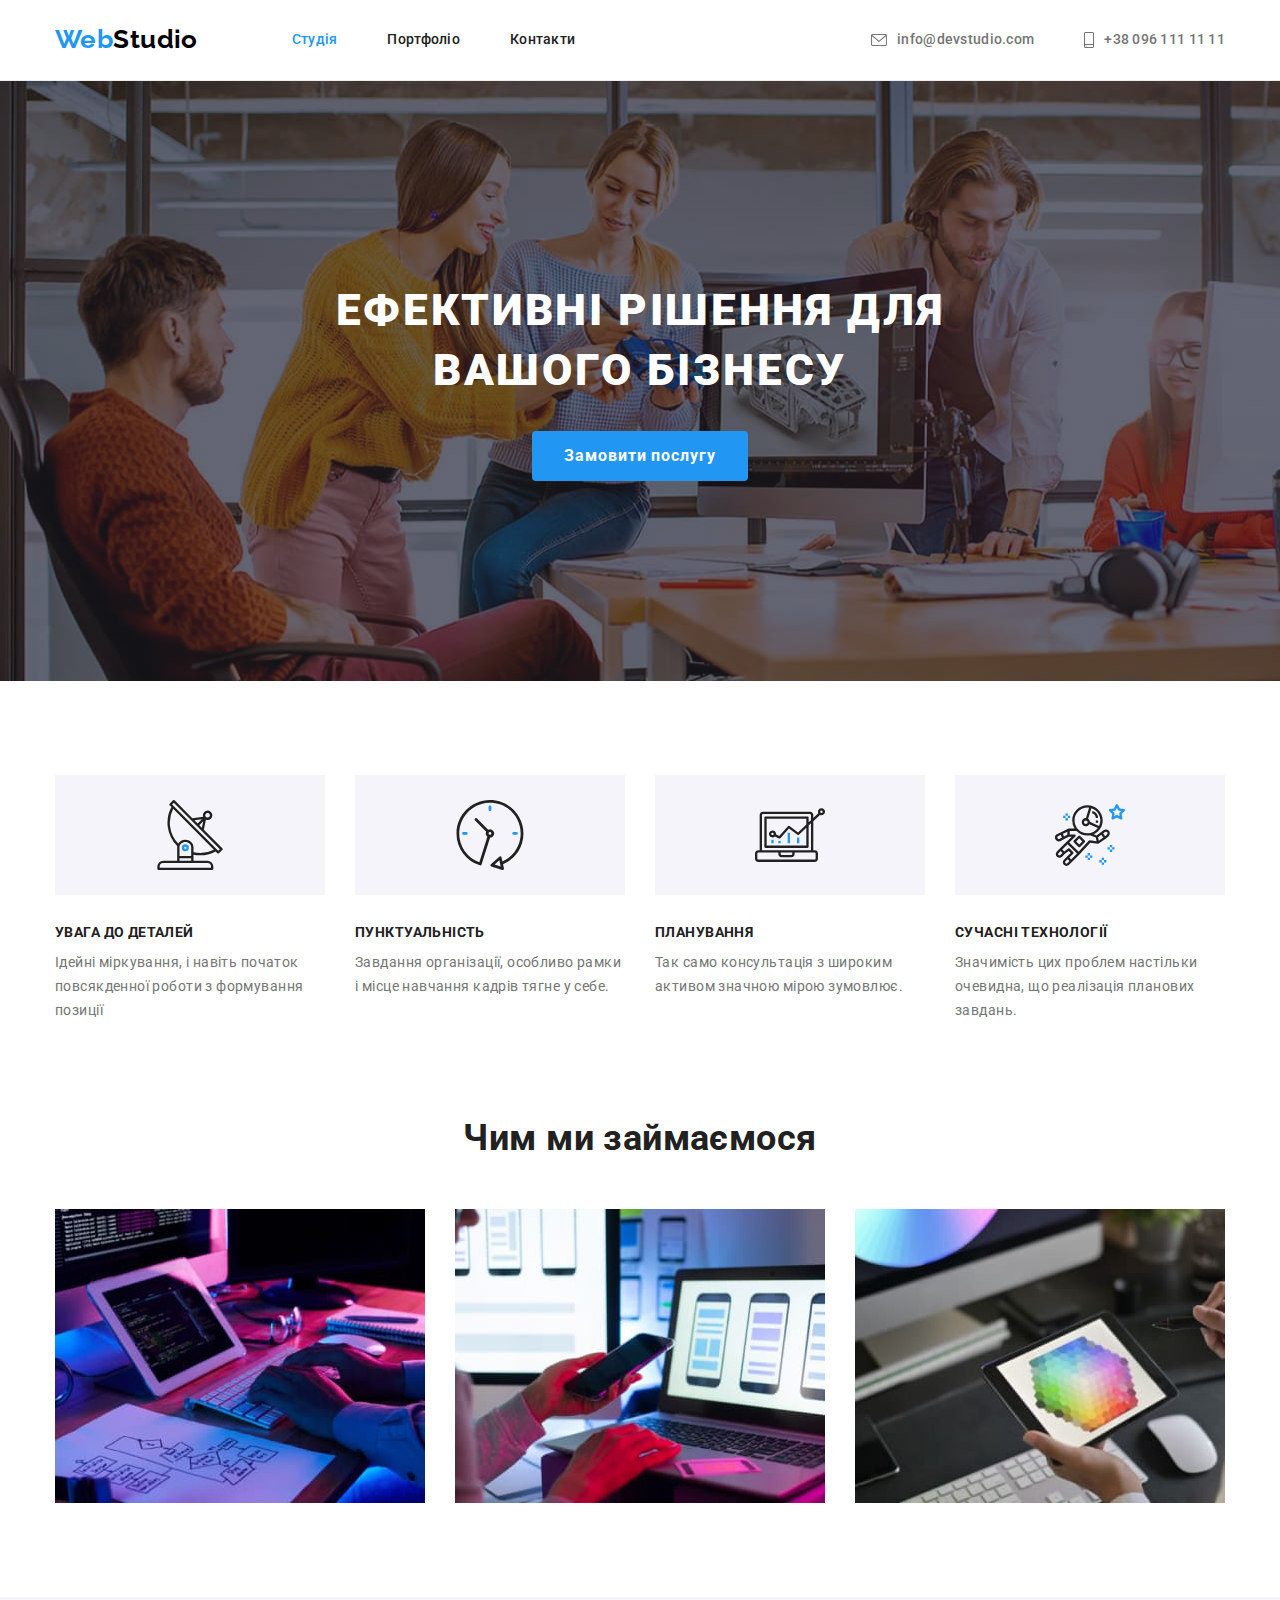
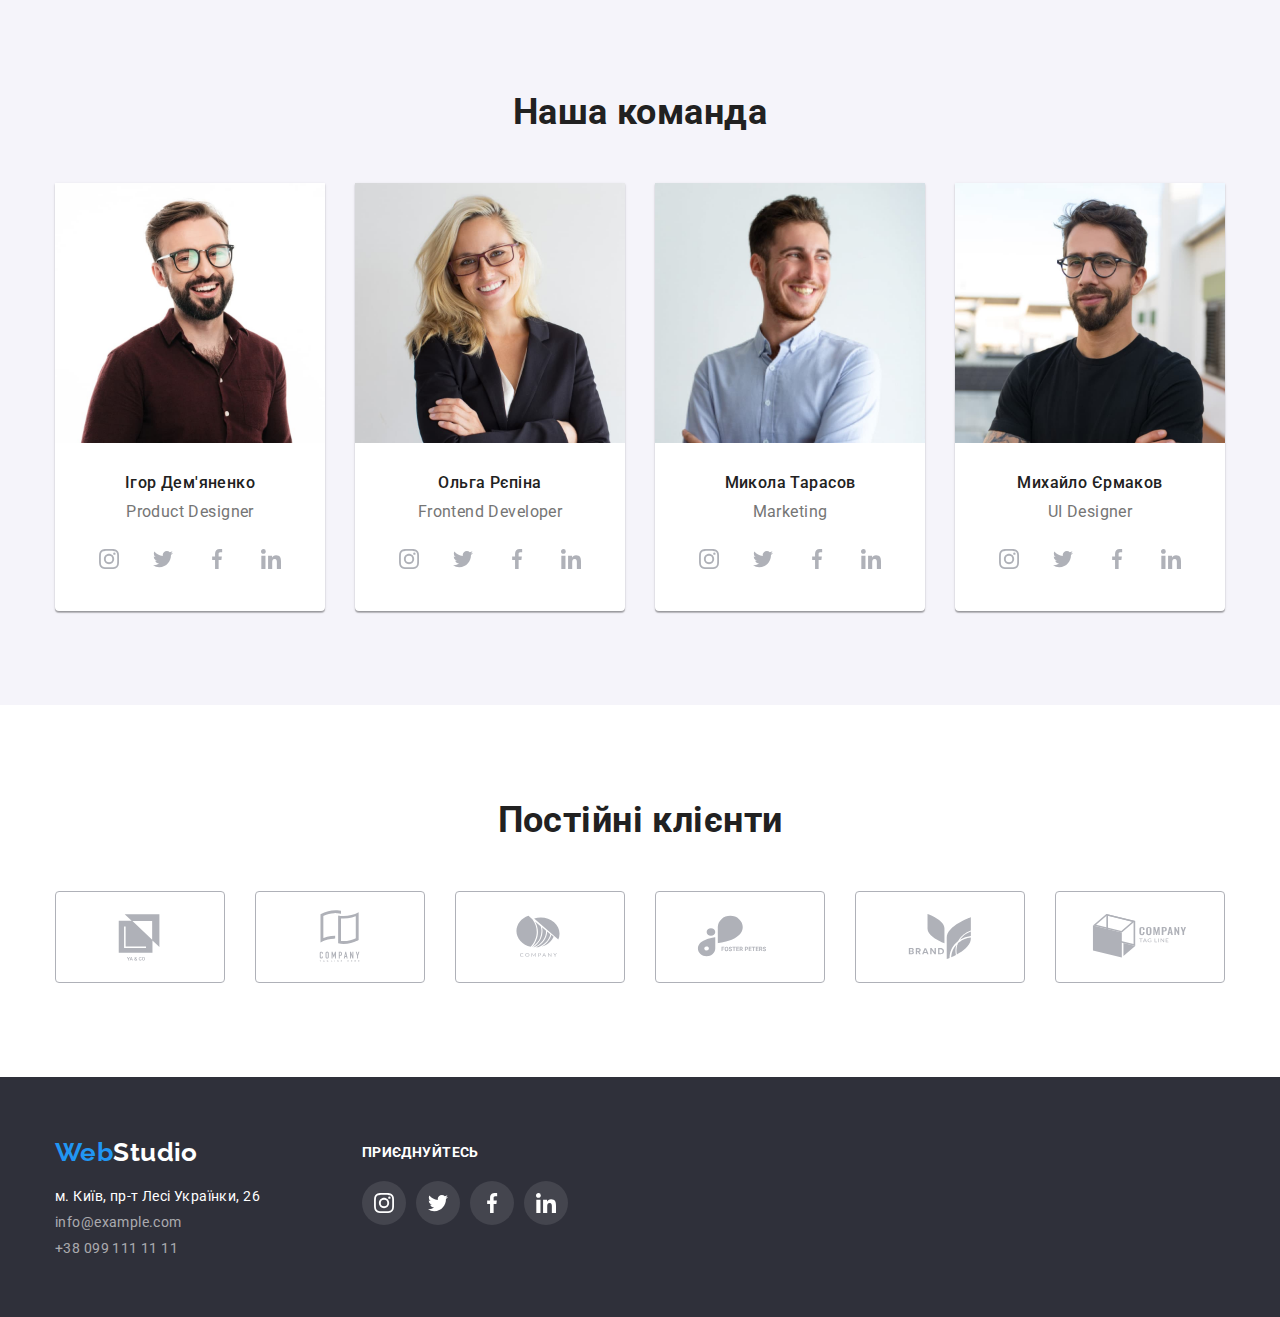
<file: index.html>
<!DOCTYPE html>
<html lang="uk">
<head>
    <meta charset="UTF-8">
    <meta http-equiv="X-UA-Compatible" content="IE=edge">
    <meta name="viewport" content="width=device-width, initial-scale=1.0">
    <title>Веб студія</title>
    <link rel="preconnect" href="https://fonts.googleapis.com">
    <link rel="preconnect" href="https://fonts.gstatic.com" crossorigin>
    <link href="https://fonts.googleapis.com/css2?family=Raleway:wght@700&family=Roboto:wght@400;500;700;900&display=swap" rel="stylesheet">
    <link rel="stylesheet" href="https://cdnjs.cloudflare.com/ajax/libs/modern-normalize/1.1.0/modern-normalize.min.css">
    <link rel="stylesheet" href="./css/style.css">
</head>
<body>
    <header class="header-page">
        <div class="container flex-cont">
            <nav class="flex-cont">
                <a class="link logo" href="./index.html"><span class="logo-blue">Web</span><span class="logo-black">Studio</span></a>
                <ul class="list flex-cont">
                    <li class="nav-list"><a class="link nav  current" href="./index.html">Студія</a></li>
                    <li class="nav-list"><a class="link nav " href="./portfolio.html">Портфоліо</a></li>
                    <li class="nav-list"><a class="link nav " href="#">Контакти</a></li>
                </ul>            
            </nav>
            <ul class="list flex-cont header-address">
                <li class="nav-list">
                    <a class="link address flex-cont" href="mailto:info@devstudio.com">
                        <svg class="icon-address" width="16" height="12">
                            <use href="./images/icons.svg#icon-envelope"></use>
                        </svg>
                        info@devstudio.com
                    </a>
                </li>
                <li class="nav-list">
                    <a class="link address flex-cont" href="tel:+380961111111">
                        <svg class="icon-address" width="10" height="16">
                            <use href="./images/icons.svg#icon-smartphone"></use>
                        </svg>
                        +38 096 111 11 11
                    </a>
                </li>
            </ul>  
        </div>      
    </header>
    <main>
        <section class="hero">
            <div class="container">
                <h1 class="hero-title">Ефективні рішення для вашого бізнесу</h1>
                <button class="button hero-button" type="button">Замовити послугу</button>
            </div>            
        </section>
        <section class="section">
            <div class="container">
                <h2 class="visually-hidden">Особливості</h2>
                <ul class="list uniq-flex-cont">                    
                    <li class="uniq-list">   
                        <div class="uniq-list-icon">
                            <svg width="70" height="70">
                                <use href="./images/icons.svg#icon-antenna"></use>
                            </svg>
                        </div>                 
                        <h3 class="title uniq-title">Увага до деталей</h3>
                        <p class="uniq-text">Ідейні міркування, і навіть початок повсякденної роботи з формування позиції</p>                    
                    </li>
                    <li class="uniq-list">                    
                        <div class="uniq-list-icon">
                            <svg width="70" height="70">
                                <use href="./images/icons.svg#icon-clock"></use>
                            </svg>
                        </div> 
                        <h3 class="title uniq-title">Пунктуальність</h3>
                        <p class="uniq-text">Завдання організації, особливо рамки і місце навчання кадрів тягне у себе.</p>                    
                    </li>
                    <li class="uniq-list">
                        <div class="uniq-list-icon">
                            <svg width="70" height="70">
                                <use href="./images/icons.svg#icon-diagram"></use>
                            </svg>
                        </div> 
                        <h3 class="title uniq-title">Планування</h3>
                        <p class="uniq-text">Так само консультація з широким активом значною мірою зумовлює.</p>                    
                    </li>
                    <li class="uniq-list">   
                        <div class="uniq-list-icon">
                            <svg width="70" height="70">
                                <use href="./images/icons.svg#icon-astronaut"></use>
                            </svg>
                        </div>                  
                        <h3 class="title uniq-title">Сучасні технології</h3>
                        <p class="uniq-text">Значимість цих проблем настільки очевидна, що реалізація планових завдань.</p>                    
                    </li>
                </ul>
            </div>            
        </section>
        <section class="work-section">
            <div class="container">
                <h2 class="section-title">Чим ми займаємося</h2>
                <ul class="list flex-cont">
                    <li class="img-list"><img src="./images/job/leftimg.jpg" alt="Працівник займається кодуванням" width="370"></li>
                    <li class="img-list"><img src="./images/job/centerimg.jpg" alt="Тестування мобильного застосунку" width="370"></li>
                    <li class="img-list"><img src="./images/job/rightimg.jpg" alt="Дизайнер підбирає кольори" width="370"></li>
                </ul>
            </div>            
        </section>
        <section class="section team-section">
            <div class="container">
                <h2 class="section-title">Наша команда</h2>
                <ul class="list flex-cont">
                    <li class="team team-list">
                        <img src="./images/our_team/img1.jpg" alt="Ігор Дем'яненко" width="270">
                        <div class="card-desc">
                            <h3 class="team-title">Ігор Дем'яненко</h3>
                            <p lang="en">Product Designer</p>
                            <ul class="social-list list">
                                <li class="social-list-item"><a class="social-link link" href="#"><svg class="social-link-icon" width="20" height="20"><use href="./images/icons.svg#icon-instagram"></use></svg></a></li>
                                <li class="social-list-item"><a class="social-link link" href="#"><svg class="social-link-icon" width="20" height="20"><use href="./images/icons.svg#icon-twitter"></use></svg></a></li>
                                <li class="social-list-item"><a class="social-link link" href="#"><svg class="social-link-icon" width="20" height="20"><use href="./images/icons.svg#icon-facebook"></use></svg></a></li>
                                <li class="social-list-item"><a class="social-link link" href="#"><svg class="social-link-icon" width="20" height="20"><use href="./images/icons.svg#icon-linkedin"></use></svg></a></li>
                            </ul>
                        </div>
                    </li>
                    <li class="team team-list">
                        <img src="./images/our_team/img2.jpg" alt="Ольга Рєпіна" width="270">
                        <div class="card-desc">
                            <h3 class="team-title">Ольга Рєпіна</h3>
                            <p lang="en">Frontend Developer</p>
                            <ul class="social-list list">
                                <li class="social-list-item"><a class="social-link link" href="#"><svg class="social-link-icon" width="20" height="20"><use href="./images/icons.svg#icon-instagram"></use></svg></a></li>
                                <li class="social-list-item"><a class="social-link link" href="#"><svg class="social-link-icon" width="20" height="20"><use href="./images/icons.svg#icon-twitter"></use></svg></a></li>
                                <li class="social-list-item"><a class="social-link link" href="#"><svg class="social-link-icon" width="20" height="20"><use href="./images/icons.svg#icon-facebook"></use></svg></a></li>
                                <li class="social-list-item"><a class="social-link link" href="#"><svg class="social-link-icon" width="20" height="20"><use href="./images/icons.svg#icon-linkedin"></use></svg></a></li>
                            </ul>
                        </div>
                    </li>
                    <li class="team team-list">
                        <img src="./images/our_team/img3.jpg" alt="Микола Тарасов" width="270">                    
                        <div class="card-desc">
                            <h3 class="team-title">Микола Тарасов</h3>
                            <p lang="en">Marketing</p>
                            <ul class="social-list list">
                                <li class="social-list-item"><a class="social-link link" href="#"><svg class="social-link-icon" width="20" height="20"><use href="./images/icons.svg#icon-instagram"></use></svg></a></li>
                                <li class="social-list-item"><a class="social-link link" href="#"><svg class="social-link-icon" width="20" height="20"><use href="./images/icons.svg#icon-twitter"></use></svg></a></li>
                                <li class="social-list-item"><a class="social-link link" href="#"><svg class="social-link-icon" width="20" height="20"><use href="./images/icons.svg#icon-facebook"></use></svg></a></li>
                                <li class="social-list-item"><a class="social-link link" href="#"><svg class="social-link-icon" width="20" height="20"><use href="./images/icons.svg#icon-linkedin"></use></svg></a></li>
                            </ul>
                        </div>
                    </li>
                    <li class="team team-list">
                        <img src="./images/our_team/img4.jpg" alt="Михайло Єрмаков" width="270">
                        <div class="card-desc">
                            <h3 class="team-title">Михайло Єрмаков</h3>
                            <p lang="en">UI Designer</p>
                            <ul class="social-list list">
                                <li class="social-list-item"><a class="social-link link" href="#"><svg class="social-link-icon" width="20" height="20"><use href="./images/icons.svg#icon-instagram"></use></svg></a></li>
                                <li class="social-list-item"><a class="social-link link" href="#"><svg class="social-link-icon" width="20" height="20"><use href="./images/icons.svg#icon-twitter"></use></svg></a></li>
                                <li class="social-list-item"><a class="social-link link" href="#"><svg class="social-link-icon" width="20" height="20"><use href="./images/icons.svg#icon-facebook"></use></svg></a></li>
                                <li class="social-list-item"><a class="social-link link" href="#"><svg class="social-link-icon" width="20" height="20"><use href="./images/icons.svg#icon-linkedin"></use></svg></a></li>
                            </ul>
                        </div>
                    </li>
                </ul>
            </div>            
        </section>
        <section class="section">
            <div class="container">
                <h2 class="section-title">Постійні клієнти</h2>
                <ul class="list uniq-flex-cont">
                    <li class="client-list-item"><a class="link client-link" href="#"><svg class="client-icon" width="106" height="60"><use href="./images/icons.svg#icon-logo1"></use></svg></a></li>
                    <li class="client-list-item"><a class="link client-link" href="#"><svg class="client-icon" width="106" height="60"><use href="./images/icons.svg#icon-logo2"></use></svg></a></li>
                    <li class="client-list-item"><a class="link client-link" href="#"><svg class="client-icon" width="106" height="60"><use href="./images/icons.svg#icon-logo3"></use></svg></a></li>
                    <li class="client-list-item"><a class="link client-link" href="#"><svg class="client-icon" width="106" height="60"><use href="./images/icons.svg#icon-logo4"></use></svg></a></li>
                    <li class="client-list-item"><a class="link client-link" href="#"><svg class="client-icon" width="106" height="60"><use href="./images/icons.svg#icon-logo5"></use></svg></a></li>
                    <li class="client-list-item"><a class="link client-link" href="#"><svg class="client-icon" width="106" height="60"><use href="./images/icons.svg#icon-logo6"></use></svg></a></li>
                </ul>
            </div>
        </section>
    </main>
    <footer class="footer">
        <div class="container flex-cont">              
            <div class="footer-address">
                <a class="link logo footer-logo" href="index.html"><span class="logo-blue">Web</span><span class="logo-white">Studio</span></a>
                <address>
                    <ul class="list">
                        <li class="footer-list"><a class="link footer-link map" href="https://goo.gl/maps/CPtrU1FHBa2aNyZL9" target="_blank" rel="noopener noreferrer nofollow">м. Київ, пр-т Лесі Українки, 26</a></li>
                        <li class="footer-list"><a class="link footer-link" href="mailto:info@example.com">info@example.com</a></li>
                        <li class="footer-list"><a class="link footer-link" href="tel:+380991111111">+38 099 111 11 11</a></li>
                    </ul>            
                </address>
            </div>  
            <div class="footer-social">
                <p class="title footer-title"><strong>Приєднуйтесь</strong></p>
                <ul class="social-list list">
                    <li class="social-list-item"><a class="social-link soc-link-foot link" href="#"><svg class="social-link-icon foot" width="20" height="20"><use href="./images/icons.svg#icon-instagram"></use></svg></a></li>
                    <li class="social-list-item"><a class="social-link soc-link-foot link" href="#"><svg class="social-link-icon foot" width="20" height="20"><use href="./images/icons.svg#icon-twitter"></use></svg></a></li>
                    <li class="social-list-item"><a class="social-link soc-link-foot link" href="#"><svg class="social-link-icon foot" width="20" height="20"><use href="./images/icons.svg#icon-facebook"></use></svg></a></li>
                    <li class="social-list-item"><a class="social-link soc-link-foot link" href="#"><svg class="social-link-icon foot" width="20" height="20"><use href="./images/icons.svg#icon-linkedin"></use></svg></a></li>
                </ul>
            </div>                 
        </div>
    </footer>
</body>
</html>
</file>
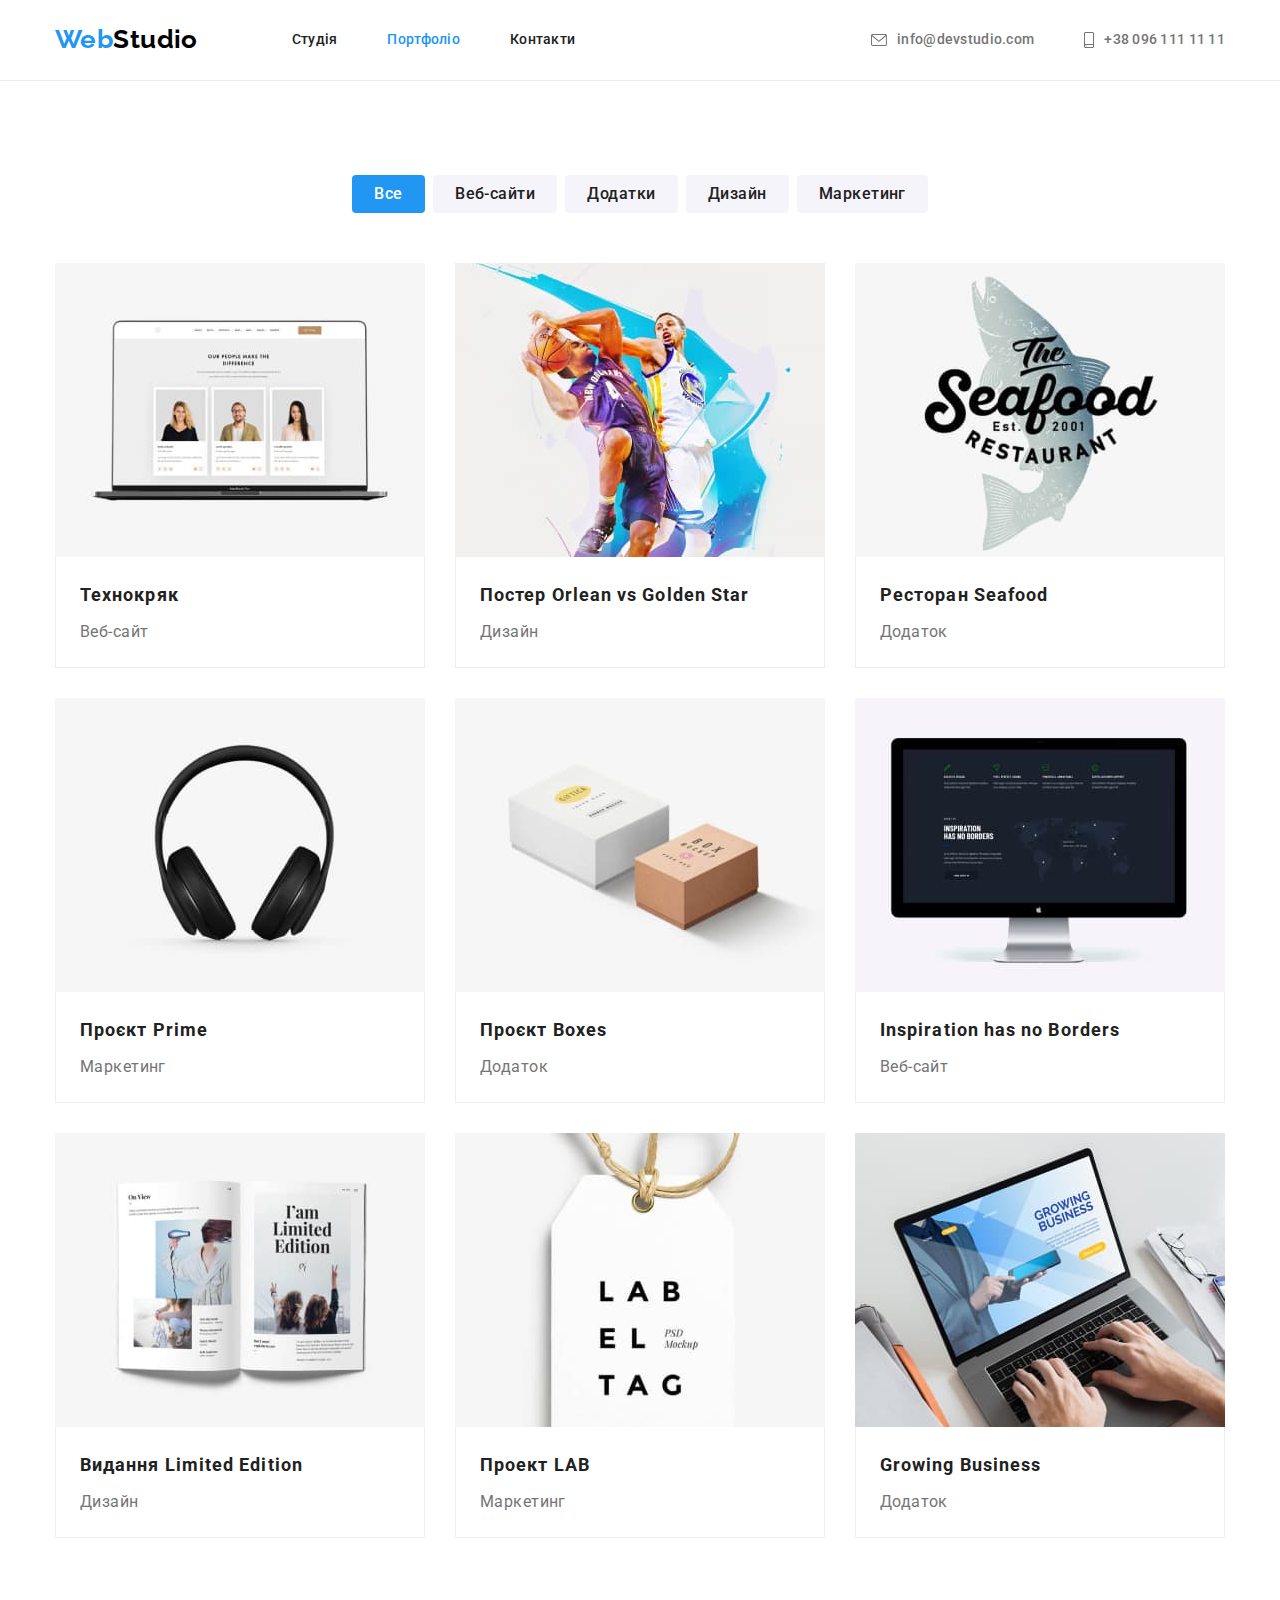
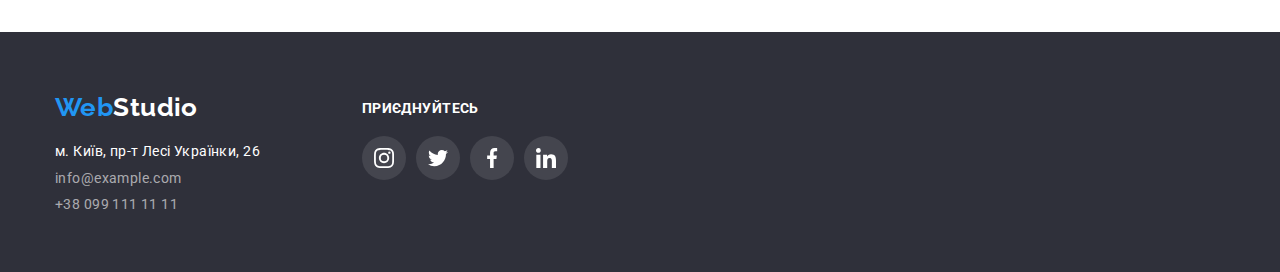
<file: portfolio.html>
<!DOCTYPE html>
<html lang="uk">
<head>
    <meta charset="UTF-8">
    <meta http-equiv="X-UA-Compatible" content="IE=edge">
    <meta name="viewport" content="width=device-width, initial-scale=1.0">
    <title>Веб студія</title>    
    <link rel="preconnect" href="https://fonts.googleapis.com">
    <link rel="preconnect" href="https://fonts.gstatic.com" crossorigin>
    <link href="https://fonts.googleapis.com/css2?family=Raleway:wght@700&family=Roboto:wght@400;500;700;900&display=swap" rel="stylesheet">
    <link rel="stylesheet" href="https://cdnjs.cloudflare.com/ajax/libs/modern-normalize/1.1.0/modern-normalize.min.css">
    <link rel="stylesheet" href="./css/style.css">
</head>
<body>
    <header class="header-page">
        <div class="container flex-cont">
            <nav class="flex-cont">
                <a class="link logo" href="./index.html"><span class="logo-blue">Web</span><span class="logo-black">Studio</span></a>
                <ul class="list flex-cont">
                    <li class="nav-list"><a class="link nav " href="./index.html">Студія</a></li>
                    <li class="nav-list"><a class="link nav current" href="./portfolio.html">Портфоліо</a></li>
                    <li class="nav-list"><a class="link nav " href="#">Контакти</a></li>
                </ul>            
            </nav>
            <ul class="list flex-cont header-address">
                <li class="nav-list">
                    <a class="link address flex-cont" href="mailto:info@devstudio.com">
                        <svg class="icon-address" width="16" height="12">
                            <use href="./images/icons.svg#icon-envelope"></use>
                        </svg>
                        info@devstudio.com
                    </a>
                </li>
                <li class="nav-list">
                    <a class="link address flex-cont" href="tel:+380961111111">
                        <svg class="icon-address" width="10" height="16">
                            <use href="./images/icons.svg#icon-smartphone"></use>
                        </svg>
                        +38 096 111 11 11
                    </a>
                </li>
            </ul>  
        </div>      
    </header>
    <main>
        <section class="section">
            <div class="container">
                <h1 class="visually-hidden">Наші роботи</h1>
                <ul class="list flex-cont filter-cont">
                    <li class="filter-list"><button class="button filter active" type="button">Все</button></li>
                    <li class="filter-list"><button class="button filter" type="button">Веб-сайти</button></li>
                    <li class="filter-list"><button class="button filter" type="button">Додатки</button></li>
                    <li class="filter-list"><button class="button filter" type="button">Дизайн</button></li>
                    <li class="filter-list"><button class="button filter" type="button">Маркетинг</button></li>
                </ul>  
                <ul class="list flex-cont list-wrap">
                    <li class="portfolio-list">
                        <a href="#" class="link card">
                            <img src="./images/portfolio/technokryak.jpg" alt="Головна сторінка сайту Технокряк" width="370">
                            <div class="footer-card">
                                <h3 class="portf-title">Технокряк</h3>
                                <p class="portf-text">Веб-сайт</p>
                            </div>  
                        </a>                      
                    </li>
                    <li class="portfolio-list">
                        <a href="#" class="link card">
                            <img src="./images/portfolio/new-orlean.jpg" alt="Постер New Orlean vs Golden Star" width="370">
                            <div class="footer-card">
                                <h3 class="portf-title">Постер <span lang="en">Orlean vs Golden Star</span></h3>
                                <p class="portf-text">Дизайн</p>
                            </div>
                        </a>
                    </li>
                    <li class="portfolio-list">
                        <a href="#" class="link card">
                            <img src="./images/portfolio/seafood.jpg" alt="Логотип ресторану Seafood" width="370">
                            <div class="footer-card">
                                <h3 class="portf-title">Ресторан <span lang="en">Seafood</span></h3>
                                <p class="portf-text">Додаток</p>
                            </div>
                        </a>
                    </li>
                    <li class="portfolio-list">
                        <a href="#" class="link card">
                            <img src="./images/portfolio/prime.jpg" alt="Навушники" width="370">
                            <div class="footer-card">
                                <h3 class="portf-title">Проєкт <span lang="en">Prime</span></h3>
                                <p class="portf-text">Маркетинг</p>
                            </div>
                        </a>
                    </li>
                    <li class="portfolio-list">
                        <a href="#" class="link card">
                            <img src="./images/portfolio/boxes.jpg" alt="Рожева і біла коробки" width="370">
                            <div class="footer-card">
                                <h3 class="portf-title">Проєкт <span lang="en">Boxes</span></h3>
                                <p class="portf-text">Додаток</p>
                            </div>
                        </a>
                    </li>
                    <li class="portfolio-list">
                        <a href="#" class="link card">
                            <img src="./images/portfolio/no-borders.jpg" alt="Головна сторінка веб-сайту" width="370">
                            <div class="footer-card">
                                <h3 class="portf-title" lang="en">Inspiration has no Borders</h3>
                                <p class="portf-text">Веб-сайт</p>
                            </div>
                        </a>
                    </li>
                    <li class="portfolio-list">
                        <a href="#" class="link card">
                            <img src="./images/portfolio/limit-edit.jpg" alt="Журнал з розгорнутими сторінками " width="370">
                            <div class="footer-card">
                                <h3 class="portf-title">Видання <span lang="en">Limited Edition</span></h3>
                                <p class="portf-text">Дизайн</p>
                            </div>
                        </a>
                    </li>
                    <li class="portfolio-list">
                        <a href="#" class="link card">
                            <img class="portf-img" src="./images/portfolio/lab.jpg" alt="Етикетка" width="370">
                            <div class="footer-card">
                                <h3 class="portf-title">Проект <span lang="en">LAB</span></h3>
                                <p class="portf-text">Маркетинг</p>
                            </div>
                        </a>
                    </li>
                    <li class="portfolio-list">
                        <a href="#" class="link card">
                            <img class="portf-img" src="./images/portfolio/growing-business.jpg" alt="Людина працює за ноутбуком" width="370">
                            <div class="footer-card">
                                <h3 class="portf-title" lang="en">Growing Business</h3>
                                <p class="portf-text">Додаток</p>
                            </div>
                        </a>
                    </li>
                </ul>
            </div>            
        </section>
    </main>
    <footer class="footer">
        <div class="container flex-cont">              
            <div class="footer-address">
                <a class="link logo footer-logo" href="index.html"><span class="logo-blue">Web</span><span class="logo-white">Studio</span></a>
                <address>
                    <ul class="list">
                        <li class="footer-list"><a class="link footer-link map" href="https://goo.gl/maps/CPtrU1FHBa2aNyZL9" target="_blank" rel="noopener noreferrer nofollow">м. Київ, пр-т Лесі Українки, 26</a></li>
                        <li class="footer-list"><a class="link footer-link" href="mailto:info@example.com">info@example.com</a></li>
                        <li class="footer-list"><a class="link footer-link" href="tel:+380991111111">+38 099 111 11 11</a></li>
                    </ul>            
                </address>
            </div>  
            <div class="footer-social">
                <h3 class="title footer-title">Приєднуйтесь</h3>
                <ul class="social-list list">
                    <li class="social-list-item"><a class="social-link soc-link-foot link" href="#"><svg class="social-link-icon foot" width="20" height="20"><use href="./images/icons.svg#icon-instagram"></use></svg></a></li>
                    <li class="social-list-item"><a class="social-link soc-link-foot link" href="#"><svg class="social-link-icon foot" width="20" height="20"><use href="./images/icons.svg#icon-twitter"></use></svg></a></li>
                    <li class="social-list-item"><a class="social-link soc-link-foot link" href="#"><svg class="social-link-icon foot" width="20" height="20"><use href="./images/icons.svg#icon-facebook"></use></svg></a></li>
                    <li class="social-list-item"><a class="social-link soc-link-foot link" href="#"><svg class="social-link-icon foot" width="20" height="20"><use href="./images/icons.svg#icon-linkedin"></use></svg></a></li>
                </ul>
            </div>                 
        </div>
    </footer>
</body>
</html>
</file>
<file: css/style.css>
:root{
    --main-text-color:#757575;
    --second-text-color:#212121;
    --accent-color:#2196F3;
    --white-color:#FFFFFF;
    --address-color:rgba(255, 255, 255, 0.6);
    --section-bg-color:#F5F4FA;
    --logo-color:#000000;
    --bg-color:#2F303A;
    --border-color:#ECECEC;
    --card-border-color:#EEEEEE;
    --hero-bg-overlay:rgba(47, 48, 58, 0.4);
    --hero-bg-color:#C4C4C4;
    --icon-color:#AFB1B8;

    --main-font-family:Roboto, sans-serif;
    --second-font-family:Raleway, sans-serif;

}
/*reset*/
h1, h2, h3, p{
    margin-top: 0;
    margin-bottom: 0;
}
img{
    display: block;
    max-width: 100%;
    height: auto;
}
ul{
    margin-top: 0;
    margin-bottom: 0;
    padding-left: 0;
}
.link{
    text-decoration: none;
}
.list{
    list-style: none;
}
/*settings*/
body{
    font-family: var(--main-font-family);
    font-size: 14px;
    letter-spacing: 0.03em;
    background-color: var(--white-color);
    color:var(--main-text-color);
}
.visually-hidden{
    position: absolute;
    width: 1px;
    height:1px;
    margin: -1px;
    padding: 0;
    overflow:hidden;
    border:0;
    clip: rect(0 0 0 0);
}
.container{
    width: 1200px;
    padding-left: 15px;
    padding-right: 15px;
    margin-right: auto;
    margin-left: auto;
}
.section{
    padding-top: 94px;
    padding-bottom: 94px;
}
.title{
    font-size: 14px;
    line-height: 1.14;
    text-transform: uppercase;
}
.section-title{
    font-weight: 700;
    font-size: 36px;
    line-height: 1.17;
    text-align: center;
    color: var(--second-text-color);

    margin-bottom: 50px;
}
.flex-cont{
    display: flex;
    align-items: center;
}
.social-link{
    display: flex;
    justify-content: center;
    align-items: center;
    width: 44px;
    height: 44px;
    border-radius: 50%;
}
.social-link:hover,
.social-link:focus{
    background-color: var(--accent-color);
}
.social-link:hover .social-link-icon,
.social-link:focus .social-link-icon{
    fill:var(--white-color);
}
.social-list{
    display: flex;
    justify-content: space-between;
}
.social-link-icon{
    fill: var(--icon-color);
}

/*header*/
.header-page{
    padding-top: 24px;
    padding-bottom: 25px;
    border-bottom: 1px solid var(--border-color); 
}
.header-address{
    margin-left: auto;
}
.logo{
    font-family: var(--second-font-family);
    font-weight: 700;
    font-size: 26px;
    line-height: 1.2;

    margin-right: 94px;
}
.logo-blue{
    color:var(--accent-color);
}
.logo-black{
    color:var(--logo-color);
}
.logo-white{
    color:var(--white-color);
}
.nav-list:not(:last-child){
    margin-right: 50px;
}
.nav{
    color:var(--second-text-color);
    
}
.nav:hover,.nav:focus{
    color:var(--accent-color);
}
.nav.current{
    color:var(--accent-color);
}
.address{
    color:var(--main-text-color);
}
.address:hover,
.address:focus{
    color:var(--accent-color);
}
.link.nav, .link.address{
    font-weight: 500;
    line-height: 1.14;
    letter-spacing: 0.02em;
}
.icon-address{
    fill: currentColor;
    margin-right: 10px;
}
/*main*/
.hero{
    padding-top: 200px;
    padding-bottom: 200px;
    background-image: linear-gradient(
        var(--hero-bg-overlay),
        var(--hero-bg-overlay)),
        url(../images/bg.jpg);   
    background-color: var(--hero-bg-color);
    background-size: cover;
    max-width: 1600px;
    margin-right: auto;
    margin-left: auto;
}
.hero-title{
    font-weight: 900;
    font-size: 44px;
    line-height: 1.36;    
    letter-spacing: 0.06em;
    color:var(--white-color);
    text-align: center;
    text-transform: uppercase;   
    
    width: 696px;
    margin-bottom: 30px;
    margin-left: auto;
    margin-right: auto;
}
.button{
    border-radius: 4px;
    border:none;
    display: block;
    
    font-family: var(--main-font-family);
    font-size: 16px;
    cursor: pointer;
}
.hero-button{
    min-width: 216px;
    padding: 10px 22px;
    margin-left: auto;
    margin-right: auto;

    font-style: normal;
    font-weight: 700;    
    line-height: 1.88;
    letter-spacing: 0.06em;
    color:var(--white-color);
    background-color: var(--accent-color);    
}

.uniq-flex-cont{
    display: flex;
    align-items: flex-start;
    margin-left: -30px;
}
.uniq-list{
    flex-basis: calc((100%-90px)/4);
    margin-left: 30px;
}
.uniq-list-icon{
    width: 270px;
    height: 120px;
    background-color: var(--section-bg-color);
    margin-bottom: 30px;
    display: flex;
    align-items: center;
    justify-content: center;
}
.uniq-title{
    color:var(--second-text-color);

    margin-bottom: 10px;
}
.uniq-text{
    line-height: 1.71;
}

.work-section{
    padding-bottom: 94px;
}
.img-list{
    flex-basis: calc((100%-60px)/3);
}
.img-list:not(:last-child){
    margin-right: 30px;
}

.team-section{
    background-color: var(--section-bg-color);
}
.team{    
    line-height: 1.19;
    text-align: center;
    background-color: var(--white-color);
    /*padding-bottom: 30px;*/
}

.card-desc{
    padding: 30px 32px;
}
.team-list{
    flex-basis: calc((100%-90px)/4);
    box-shadow: 0 2px 1px 0 rgba(0,0,0,0.2),
    0 1px 1px 0 rgba(0, 0, 0, 0.14),
    0 1px 3px 0 rgba(0, 0, 0, 0.12);
    border-radius: 0 0 4px 4px;
}
.team-list:not(:last-child){
    margin-right: 30px;
}
.team-title{
    font-size: 16px;
    font-weight: 500;    
    color:var(--second-text-color);  

    margin-bottom: 10px;    
}
.team-title + p{
    font-size: 16px;    
    margin-bottom: 16px;
}
.client-list-item{
    flex-basis: calc((100%-150px)/6);
    margin-left: 30px;    
}
.client-link{
    width: 170px;
    height: 92px;
    display: flex;
    align-items: center;
    justify-content: center;
    border: 1px solid var(--icon-color);
    border-radius: 4px;
}
.client-link:hover,
.client-link:focus{
    border: 1px solid var(--accent-color);
}
.client-link:hover .client-icon,
.client-link:focus .client-icon{
    fill: var(--accent-color);
}
.client-icon{
    fill:var(--icon-color);
}
/*footer*/
.footer{
    background-color: var(--bg-color);    
    padding-top: 60px;
    padding-bottom: 60px;
}
.footer-logo{
    display: block;
    margin-bottom: 20px;
}
.footer-list:not(:last-child){
    margin-bottom: 10px;
}
.footer-link{
    color:var(--address-color);
    font-style: normal;
}
.footer-link:hover, .footer-link:focus{
    color:var(--accent-color);
}
.social-link-icon.foot{
    fill:var(--white-color);
}
.map{
    color: var(--white-color);
}
.footer-address{
    margin-right: 70px;
}
.footer-social{
    width: 206px;
}
.footer-social > .social-list{
    margin-bottom: 23px;
}
.footer-title{
    color:var(--white-color);
    margin-bottom: 20px;
}
.soc-link-foot{
    background: rgba(255, 255, 255, 0.1);
}
/*portfolio*/
.filter-list:not(:last-child){
    margin-right: 8px;
}
.filter-cont{
    margin-bottom: 50px;   
    justify-content: center;
    margin-left: auto;
    margin-right: auto;   
}
.filter{
    padding: 6px 22px;
    font-weight: 500;
    line-height: 1.62;
    letter-spacing: 0.03em;
    color:var(--second-text-color);
    background-color: var(--section-bg-color);
    min-width: 73px;
}
.filter:hover, .filter:focus{
    background-color: var(--accent-color);
    color:var(--white-color);
    box-shadow: 1px 4px 6px rgba(0,0,0,0.16),
    0 4px 4px rgba(0,0,0,0.06),
    0 1px 1px rgba(0, 0, 0, 0.12);
}
.filter.active{
    background-color: var(--accent-color);
    color:var(--white-color);
}
.list-wrap{
    flex-wrap: wrap;
    gap:30px;
}
.portfolio-list{
    flex-basis: calc((100% - 60px) / 3); 
}
.link.card{
    display: block;
}
.link.card:hover,
.link.card:focus{
    box-shadow: 0 2px 2px rgba(0, 0, 0, 0.12),
    0 1px 2px rgba(0,0,0,0.08),
    0 3px 1px rgba(0,0,0,0.10);
}       

.footer-card{
    border:1px solid var(--card-border-color);
    border-top:none;
    padding: 20px 24px;
}
.portf-title{
    font-weight: 700;
    font-size: 18px;
    line-height: 2;
    letter-spacing: 0.06em;
    color: var(--second-text-color);

    margin-bottom: 4px;
}
.portf-text{
    font-size: 16px;
    line-height: 1.88;
    color:var(--main-text-color);
}
</file>
